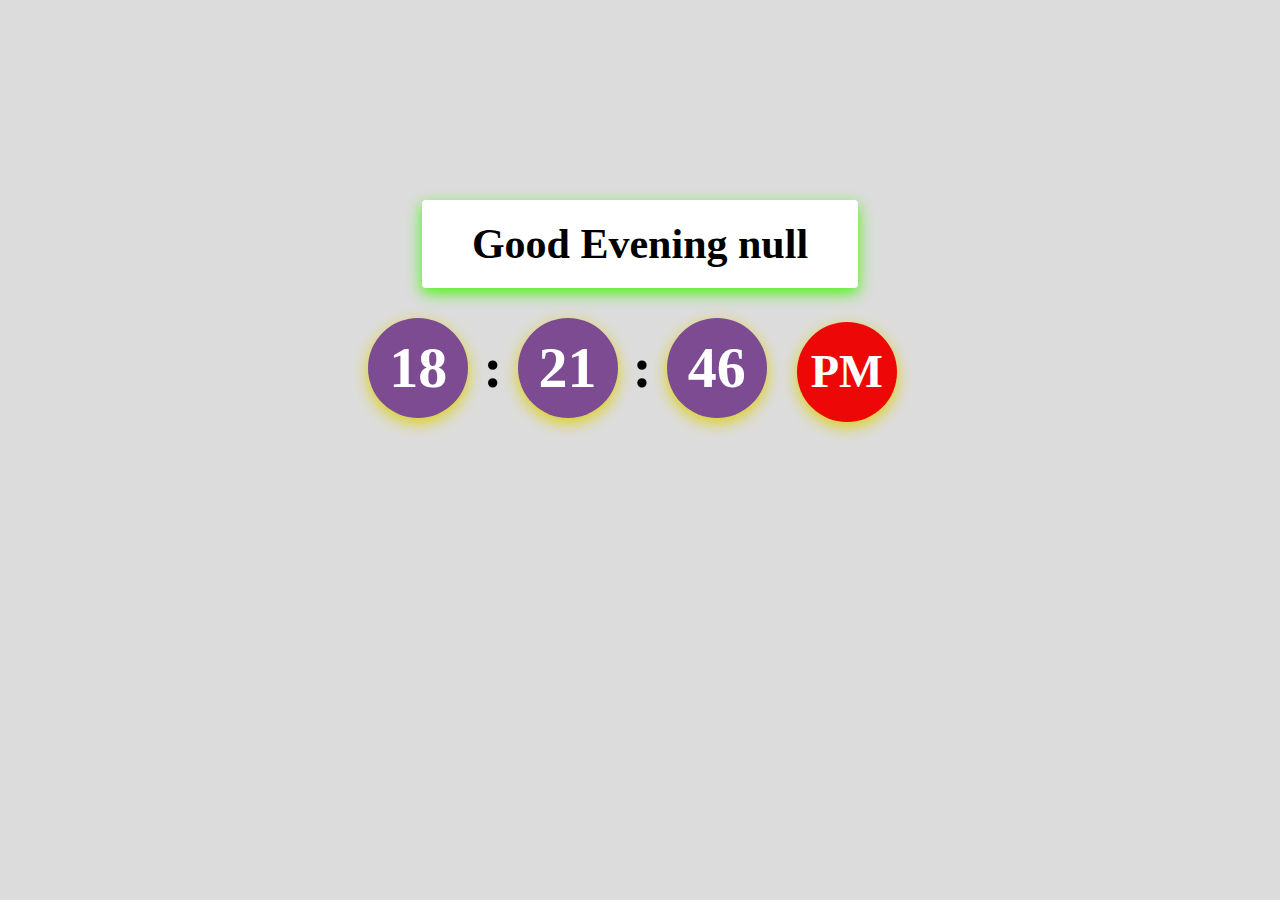
<file: Beginner/Clock/index.html>
<!DOCTYPE html>
<html lang="en">
<head>
    <meta charset="UTF-8"/>
    <meta content="width=device-width, initial-scale=1.0" name="viewport"/>
    <title>Clock</title>
    <!--The Css File-->
    <link href="../../css/style.css" rel="stylesheet"/>
</head>
<body>
<div class="wrap">
    <h1 id="greetings"></h1>
    <h1 id="clock"></h1>
</div>

<script src="./js/main.js"></script>
</body>
</html>
</file>
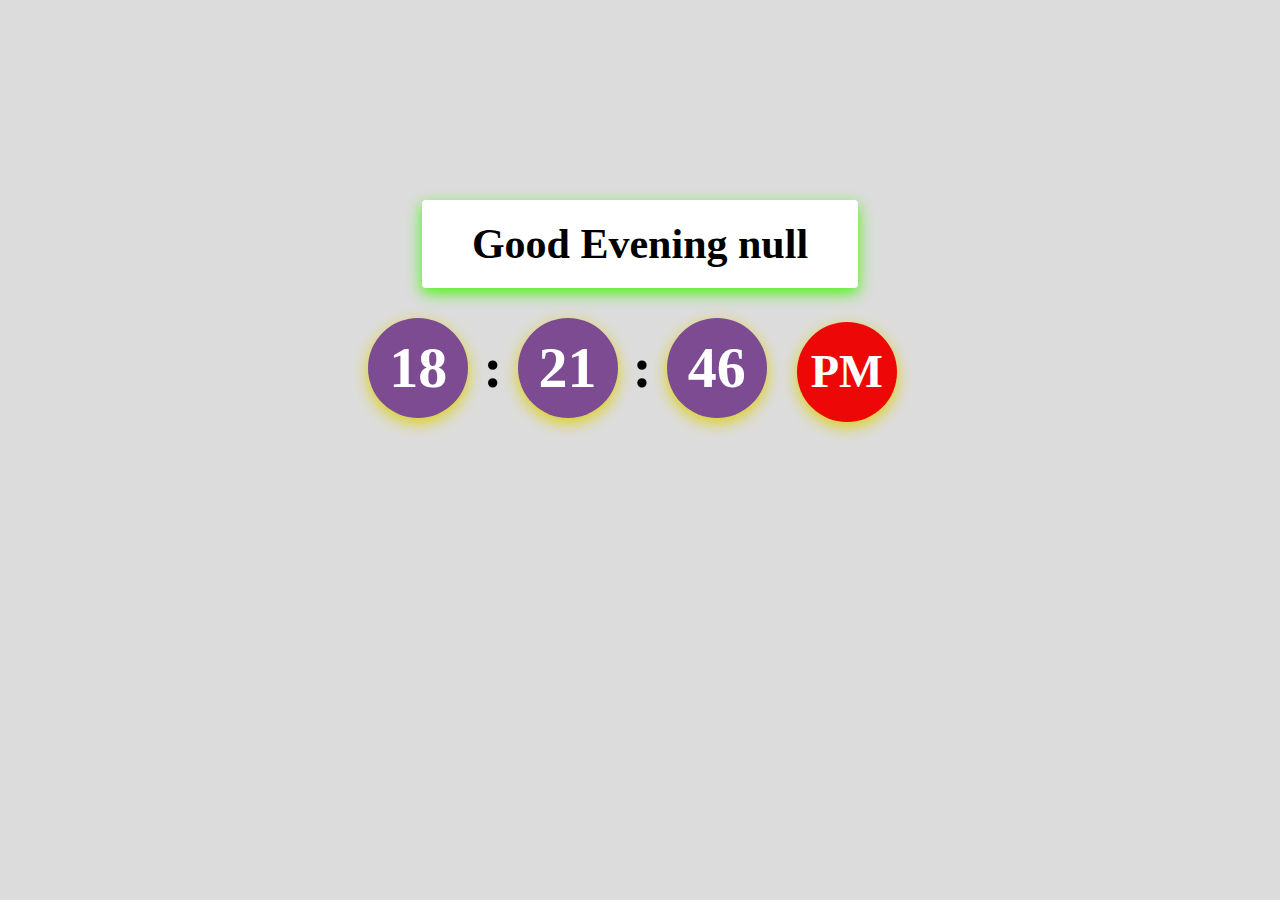
<file: Beginner/clock/index.html>
<!DOCTYPE html>
<html lang="en">
<head>
    <meta charset="UTF-8"/>
    <meta name="viewport" content="width=device-width, initial-scale=1.0"/>
    <title>Digital Greeting Clock Using Only Javascript</title>
    <!--The Css File-->
    <link rel="stylesheet" href="./css/style.css"/>
</head>
<body>
<div class="wrap">
    <h1 id="greetings"></h1>
    <h1 id="clock"></h1>
</div>

<script src="./js/main.js"></script>
</body>
</html>
</file>
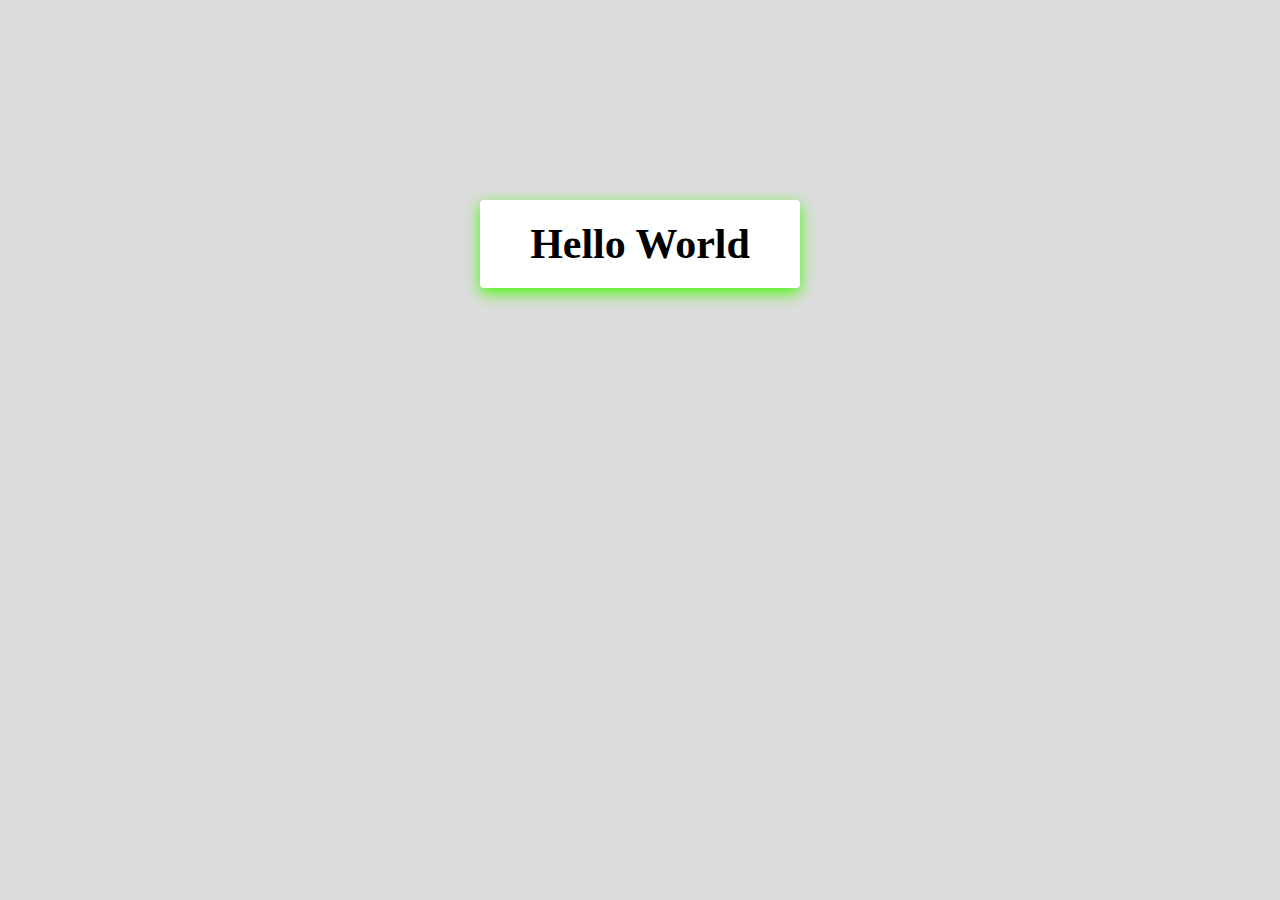
<file: Beginner/Hello World/index.html>
<!DOCTYPE html>
<html lang="en">
<head>
    <meta charset="UTF-8"/>
    <meta content="width=device-width, initial-scale=1.0" name="viewport"/>
    <title>Hello World
    </title>
    <!--The Css File-->
    <link href="../../css/style.css" rel="stylesheet"/>
</head>
<body>
<div class="wrap">
    <h1 id="greetings"></h1>
</div>

<script src="./js/main.js"></script>
</body>
</html>
</file>
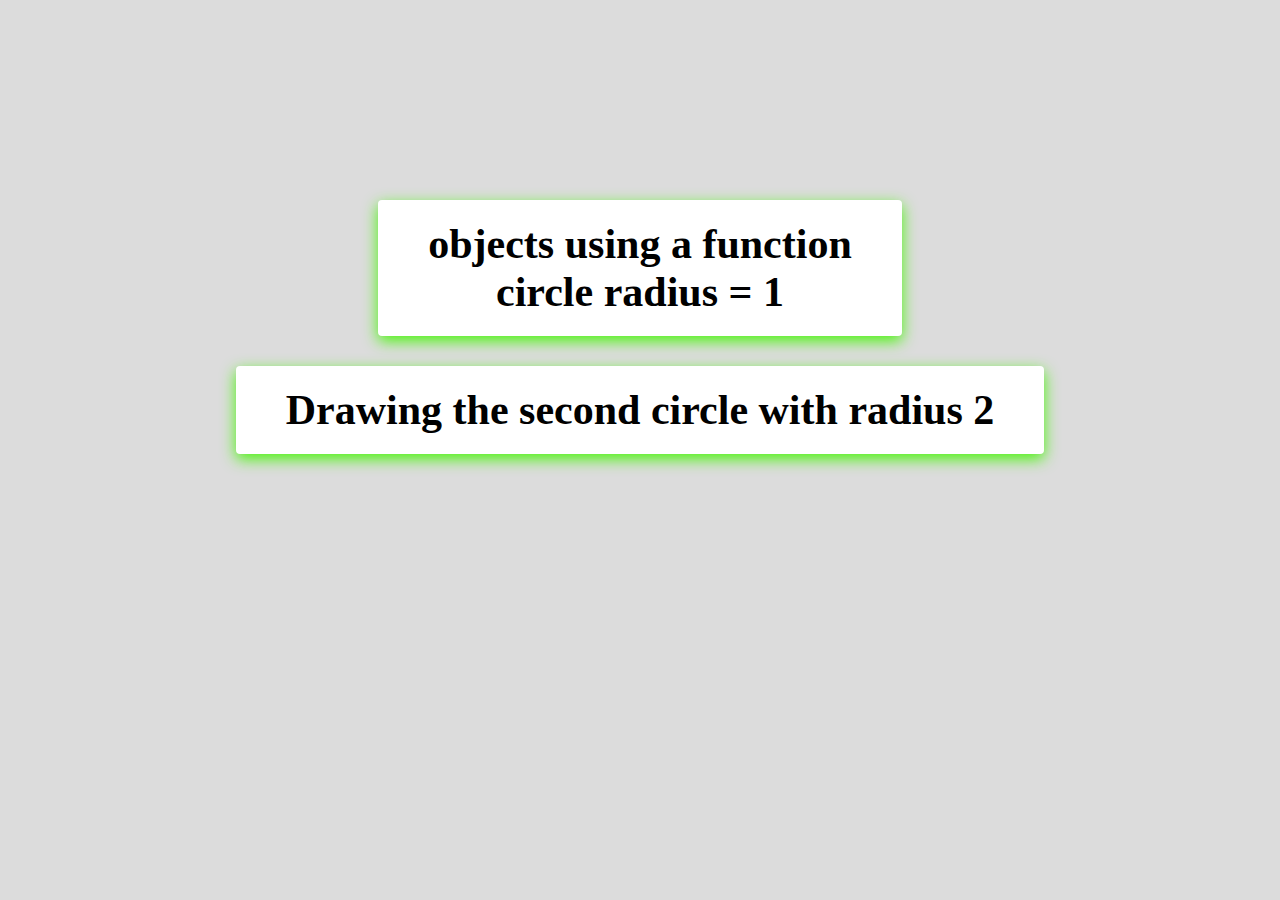
<file: OOP/Functions/index.html>
<!DOCTYPE html>
<html lang="en">
<head>
    <meta charset="UTF-8"/>
    <meta content="width=device-width, initial-scale=1.0" name="viewport"/>
    <title>Clock</title>
    <link href="../../css/functions.css" rel="stylesheet"/>
</head>
<body>
<div class="wrap">
    <h1 id="circle"></h1>
    <h1 id="circle2"></h1>
</div>

<script src="./js/main.js"></script>
</body>
</html>
</file>
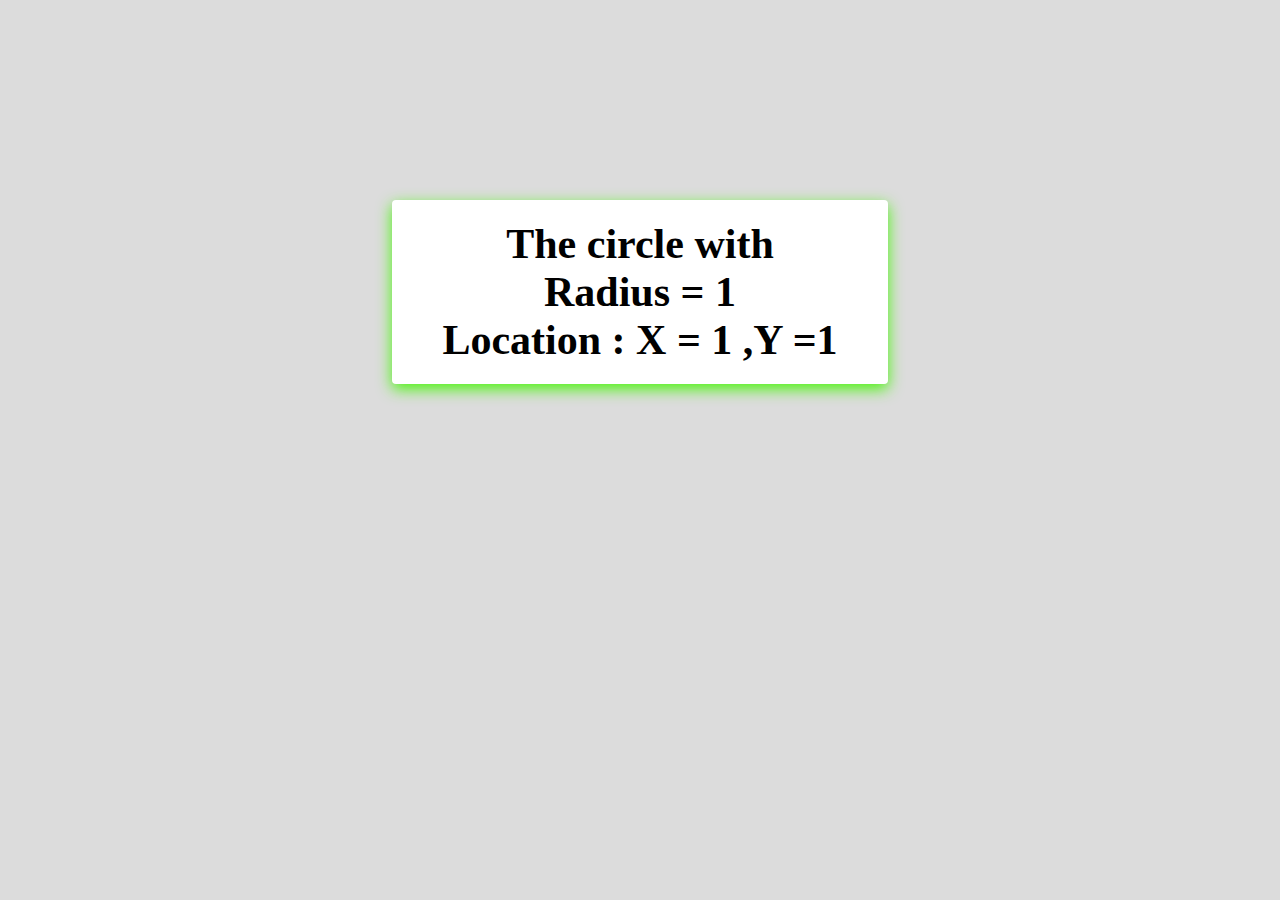
<file: OOP/Objects/index.html>
<!DOCTYPE html>
<html lang="en">
<head>
    <meta charset="UTF-8"/>
    <meta content="width=device-width, initial-scale=1.0" name="viewport"/>
    <title>Clock</title>
    <link href="../../css/style.css" rel="stylesheet"/>

</head>
<body>
<div class="wrap">
    <h1 id="greetings"></h1>
</div>
<script src="./js/main.js"></script>

</body>
</html>
</file>
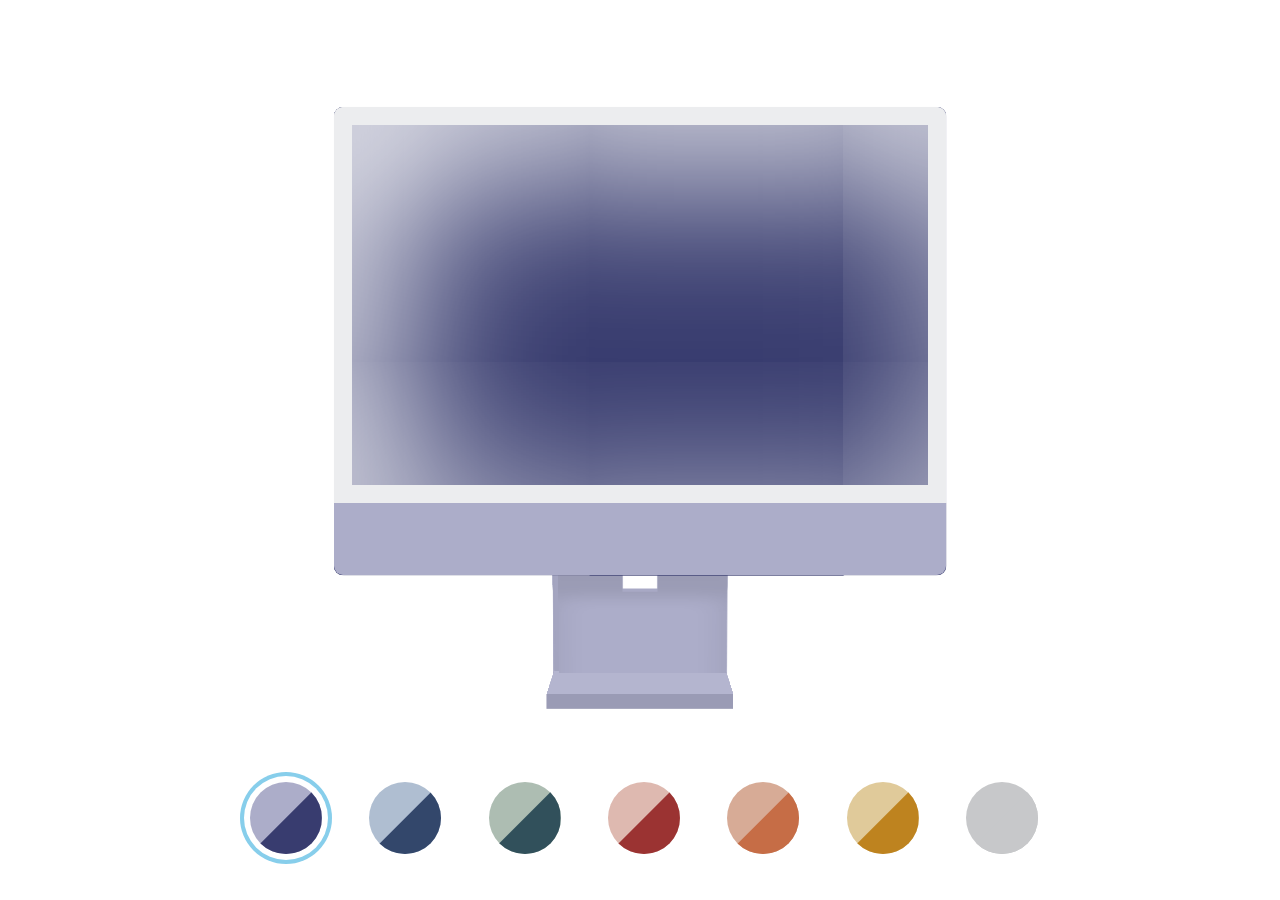
<file: Others/3D iMAC/index.html>
<!DOCTYPE html>
<html lang="en">
<head>
    <meta charset="UTF-8">
    <title>Animations</title>
    <link rel="stylesheet" type="text/css" href="./css/app.css"/>
</head>
<body>
<input type="radio" name="color" class="purple" checked/>
<input type="radio" name="color" class="blue"/>
<input type="radio" name="color" class="green"/>
<input type="radio" name="color" class="red"/>
<input type="radio" name="color" class="orange"/>
<input type="radio" name="color" class="yellow"/>
<input type="radio" name="color" class="silver"/>
<div id="wrapper">
    <div class="screen"></div>
    <div class="screen"></div>
    <div class="screen"></div>
    <div class="screen"></div>
    <div class="screen"></div>
    <div class="screen"></div>
    <div class="screen"></div>
    <div class="screen"></div>
    <div class="screen"></div>
    <div class="screen"></div>
    <div class="screen"></div>
    <div class="screen"></div>
    <div class="screen"></div>
    <div class="screen"></div>
    <div class="screen"></div>
    <div class="screen"></div>
    <div class="standWrapper">
        <div class="stand"></div>
        <div class="stand"></div>
        <div class="front"></div>
        <div class="back"></div>
        <div class="top"></div>
        <div class="bottom"></div>
    </div>
</div>
</body>
</html>
</file>
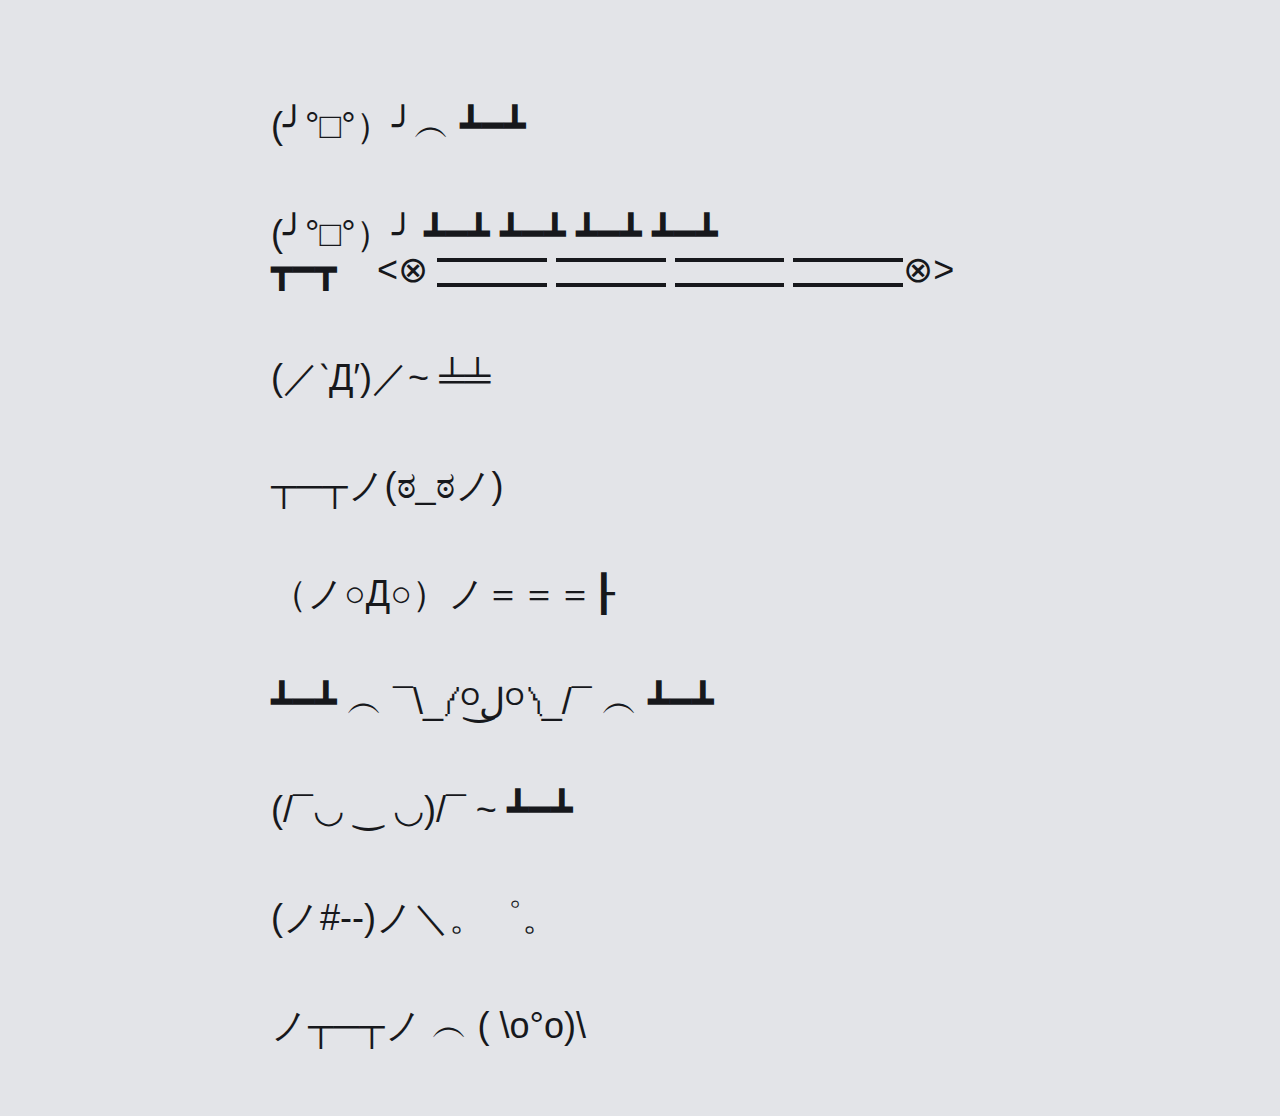
<file: Others/Flipping Out/index.html>
<!DOCTYPE html>
<html lang="en">
<head>
    <meta charset="UTF-8">
    <title>Flipping Out</title>
    <link rel="stylesheet" type="text/css" href="./css/app.css"/>

</head>
<body>
<main>
    <div class="a">
        (<span class="a-arm">╯</span>°□°）<span class="a-arm">╯</span><span class="a-trajectory">︵</span> <span
            class="a-table">┻━┻</span>
    </div>
    <div class="b">
        (<span class="b-arm">╯</span>°□°）<span class="b-arm">╯</span> <span class="b-table">┻━┻</span> <span
            class="b-table">┻━┻</span> <span class="b-table">┻━┻</span> <span class="b-table">┻━┻</span>
        <br>
        ┳━┳ &nbsp;&nbsp;&nbsp;&lt;<span class="b-wheel">⊗</span><span class="b-belt"><span class="b-realbelt">===============</span></span><span
            class="b-wheel">⊗</span>&gt;
    </div>
    <div class="c">
        <span class="c-person">(／‵Д′)／</span>~ <span class="c-table">╧╧</span>
    </div>
    <div class="d">
        <span class="d-table">┬─┬</span><span class="d-arm">ノ</span>(<span class="d-face">ಠ_ಠ</span><span class="d-arm">ノ</span>)
    </div>
    <div class="e">
        （<span class="e-arm">ノ</span>○Д○）<span class="e-arm">ノ</span><span class="e-trajectory1">＝</span><span
            class="e-trajectory2">＝</span><span class="e-trajectory3">＝</span><span class="e-table">┠</span>
    </div>
    <div class="f">
        <span class="f-r_table">┻━┻</span> <span class="f-trajectory">︵</span> <span
            class="f-arm">¯\</span>_༼ᴼل͜ᴼ༽_<span class="f-arm">/¯</span> <span class="f-trajectory">︵</span> <span
            class="f-l_table">┻━┻</span>
    </div>
    <div class="g">
        (<span class="g-arm">/¯</span>◡ ‿ ◡)<span class="g-arm">/¯</span> <span class="g-trajectory">~</span> <span
            class="g-table">┻━┻</span>
    </div>
    <div class="h">
        <span class="h-person">(</span><span class="h-arm">ノ</span><span class="h-person"><span
            class="h-face">#--</span>)</span><span class="h-arm">ノ</span><span class="h-board">＼</span><span
            class="h-marble1">。</span><span class="h-marble2">゜</span><span class="h-marble3">。</span>
    </div>
    <div class="i">
        <span class="i-t_arm">ノ</span>┬─┬<span class="i-t_arm">ノ</span> <span class="i-trajectory">︵</span> <span
            class="i-person">( <span class="i-arm">\</span><span class="i-face">o°o</span>)<span class="i-arm">\</span></span>
    </div>
</main>
</body>
</html>
</file>
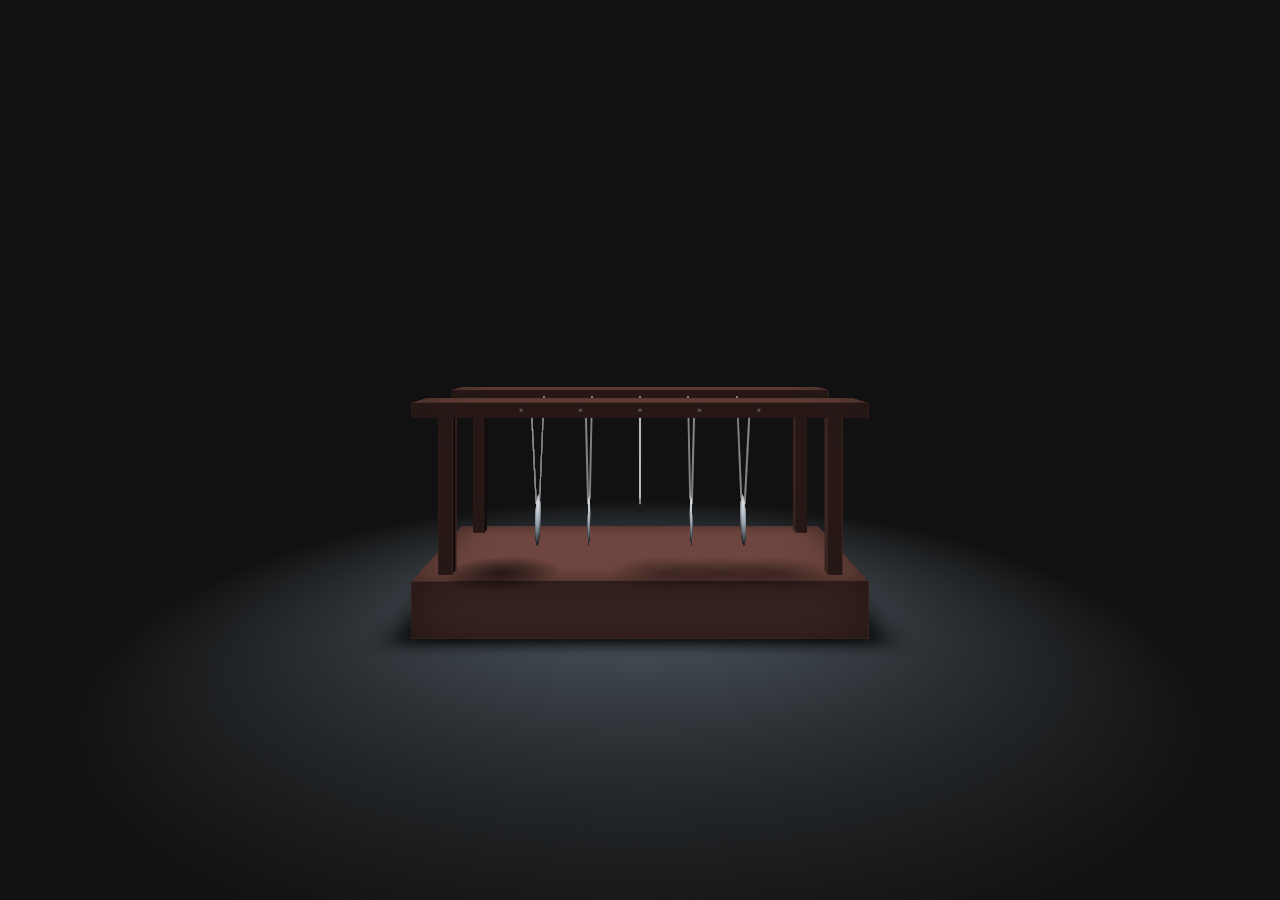
<file: Others/Newton Cradle/index.html>
<!DOCTYPE html>
<html lang="en">
<head>
    <meta charset="UTF-8">
    <title>Animations</title>
    <link rel="stylesheet" type="text/css" href="./css/app.css"/>
</head>
<body>
<div class="cradle">

    <div class="floor"></div>

    <div class="wood base">
        <div class="left"></div>
        <div class="right"></div>
        <div class="front"></div>
        <div class="back"></div>
        <div class="top">
            <div class="shadow"></div>
            <div class="shadow"></div>
            <div class="shadow"></div>
            <div class="shadow"></div>
            <div class="shadow"></div>
        </div>
    </div>
    <div class="wood poll">
        <div class="left"></div>
        <div class="right"></div>
        <div class="front"></div>
        <div class="back"></div>
    </div>
    <div class="wood poll">
        <div class="left"></div>
        <div class="right"></div>
        <div class="front"></div>
        <div class="back"></div>
    </div>
    <div class="wood poll">
        <div class="left"></div>
        <div class="right"></div>
        <div class="front"></div>
        <div class="back"></div>
    </div>
    <div class="wood poll">
        <div class="left"></div>
        <div class="right"></div>
        <div class="front"></div>
        <div class="back"></div>
    </div>
    <div class="wood strecher">
        <div class="left"></div>
        <div class="right"></div>
        <div class="front dots"></div>
        <div class="back"></div>
        <div class="top"></div>
    </div>
    <div class="wood strecher">
        <div class="left"></div>
        <div class="right"></div>
        <div class="front"></div>
        <div class="back dots"></div>
        <div class="top"></div>
    </div>

    <div class="ballPlate">
        <div class="ballWrapper">
            <div class="ball"></div>
        </div>
        <div class="line"></div>
        <div class="line"></div>
    </div>
    <div class="ballPlate">
        <div class="ballWrapper">
            <div class="ball"></div>
        </div>
        <div class="line"></div>
        <div class="line"></div>
    </div>
    <div class="ballPlate">
        <div class="ballWrapper">
            <div class="ball"></div>
        </div>
        <div class="line"></div>
        <div class="line"></div>
    </div>
    <div class="ballPlate">
        <div class="ballWrapper">
            <div class="ball"></div>
        </div>
        <div class="line"></div>
        <div class="line"></div>
    </div>
    <div class="ballPlate">
        <div class="ballWrapper">
            <div class="ball"></div>
        </div>
        <div class="line"></div>
        <div class="line"></div>
    </div>
</div></body>
</html>
</file>
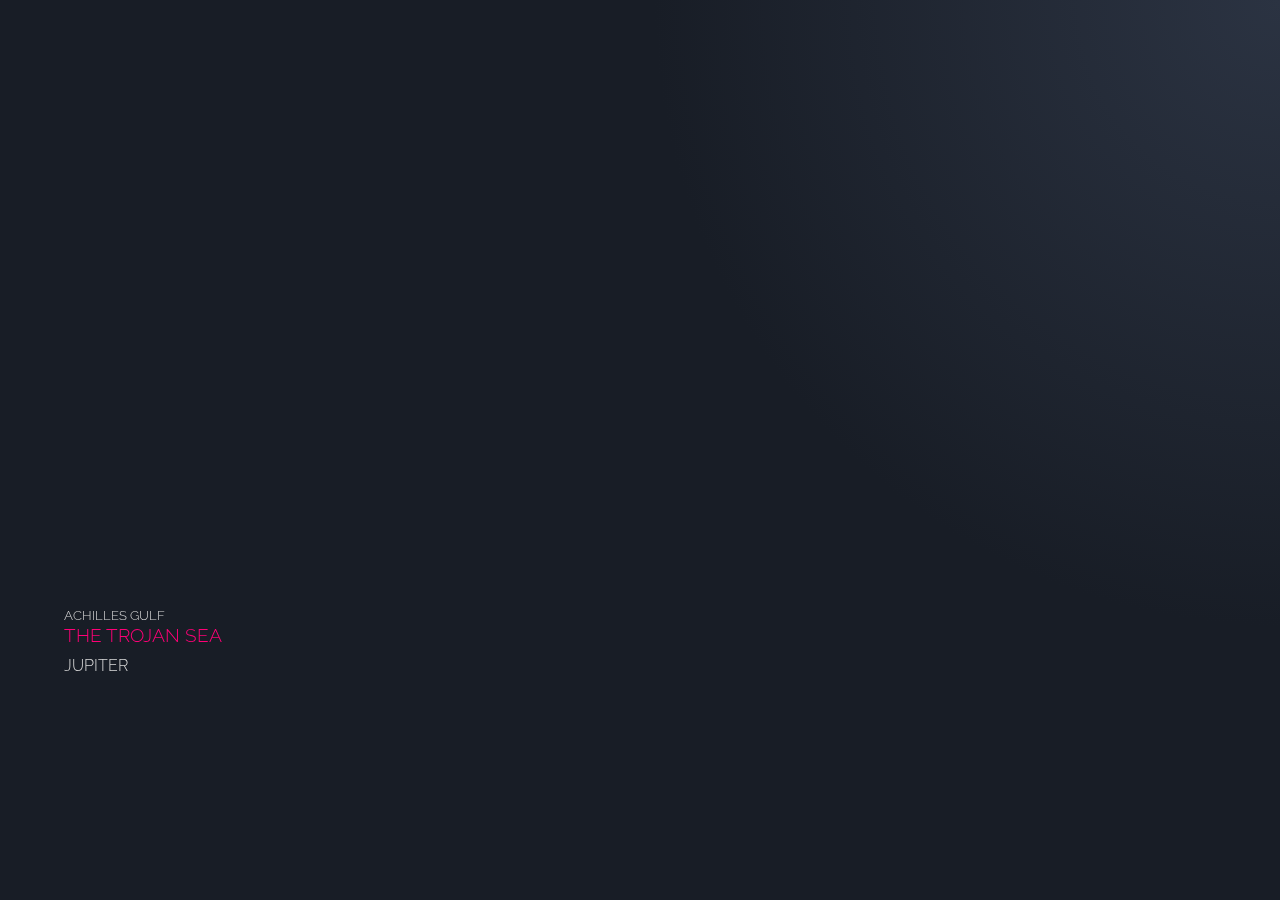
<file: Others/Sea Creatures/index.html>
<!DOCTYPE html>
<html lang="en">
<head>
    <meta charset="UTF-8">
    <title>Sea Creatures</title>
    <link rel="stylesheet" type="text/css" href="./css/app.css"/>
    <script src="./js/app.js" type="text/javascript">
    </script>


</head>
<body>
<div class="container" id="app">

    <div class="murk"></div>

    <div class="title">
        <p id="location"><small>achilles gulf</small></p>
        <p id="sea">the trojan sea</p>
        <h4 id="planet">jupiter</h4>
    </div>

    <div class="squids">
        <div class="squid-item" v-for="s in 8" :key="s">
            <squid></squid>
        </div>
    </div>

    <div class="main-squid">
        <squid></squid>
    </div>

</div>

<template id="squid">
    <svg viewBox="0 0 400 200" ref="squid">
        <defs>
            <linearGradient id="linear" x1="0%" y1="0%" x2="100%" y2="0%">
                <stop offset="20%" stop-color="#181D26" stop-opacity="1%" />
                <stop offset="100%" stop-color="#ff0077" stop-opacity="100%" />
            </linearGradient>

            <filter id="glow">
                <fegaussianblur class="blur" result="coloredBlur" stddeviation="1"></fegaussianblur>
                <femerge>
                    <femergenode in="coloredBlur"></femergenode>
                    <femergenode in="coloredBlur"></femergenode>
                    <femergenode in="coloredBlur"></femergenode>
                    <femergenode in="SourceGraphic"></femergenode>
                </femerge>
            </filter>

            <radialGradient cx="40%" r="50%" id="pattern">
                <stop offset="6%" stop-color="#FF0077" />
                <stop offset="30%" stop-color="#181D26" />
                <stop offset="100%" stop-color="#FF0077" />
            </radialGradient>

        </defs>
        <g>
            <polyline id="tentacle" ref="tentacle" v-for="t in 6" :key="t" />
            <!-- <polyline id="tentacle" ref="tentacle" />
                      <polyline id="tentacle" ref="tentacle" />
                      <polyline id="tentacle" ref="tentacle" />
                      <polyline id="tentacle" ref="tentacle" />
                      <polyline id="tentacle" ref="tentacle" /> -->
        </g>

        <path id="head" d="M0,30C0,20.56,2.52,11.23,16.328,9.4s23.32,4.76,33.047,11.28,9.727,10.68,0,16.8S30.137,48.53,16.328,47.16,0,39.44,0,30Z" transform="translate(285 43) scale(1.5, 1.9)" fill="url(#pattern)" stroke="none" style="filter:url(#glow)" />
    </svg>
</template>
</body>
</html>
</file>
<file: css/style.css>
* {
    margin: 0;
    padding: 0;
    box-sizing: border-box;
}

body {
    font-family: roboto;
    background: gainsboro;
}

.wrap {
    text-align: center;
    padding: 200px 0 0;
}

h1 {
    font-size: 58px;
    margin-bottom: 15px;
}

#clock span {
    display: inline-block;
    width: 100px;
    height: 100px;
    border-radius: 50%;
    line-height: 100px;
    background-color: #7d4b92;
    box-shadow: 0 5px 15px #dcd018;
    color: #fff;
    margin: 0 15px;
}

#clock span:first-child {
    margin-left: 0;
}

#clock span:last-child {
    background-color: #ee0707;
    text-align: center;
    font-size: 80%;
}

#greetings {
    background-color: #fff;
    display: inline-block;
    border-radius: 4px;
    font-size: 42px;
    padding: 20px 50px;
    margin-bottom: 30px;

    box-shadow: 0 5px 15px #48f609;
    animation: greeting 2s ease-in-out infinite 1s;
}

/*Animation if you want*/

@keyframes greeting {
    0% {
        opacity: 0;
    }
    100% {
        opacity: 1;
    }
}
</file>
<file: Beginner/clock/css/style.css>
* {
    margin: 0;
    padding: 0;
    box-sizing: border-box;
}

body {
    font-family: roboto;
    background: gainsboro;
}

.wrap {
    text-align: center;
    padding: 200px 0 0;
}

h1 {
    font-size: 58px;
    margin-bottom: 15px;
}

#clock span {
    display: inline-block;
    width: 100px;
    height: 100px;
    border-radius: 50%;
    line-height: 100px;
    background-color: #7d4b92;
    box-shadow: 0 5px 15px #dcd018;
    color: #fff;
    margin: 0 15px;
}

#clock span:first-child {
    margin-left: 0;
}

#clock span:last-child {
    background-color: #ee0707;
    text-align: center;
    font-size: 80%;
}

#greetings {
    background-color: #fff;
    display: inline-block;
    border-radius: 4px;
    font-size: 42px;
    padding: 20px 50px;
    margin-bottom: 30px;

    box-shadow: 0 5px 15px #48f609;
    animation: greeting 2s ease-in-out infinite 1s;
}

/*Animation if you want*/

@keyframes greeting {
    0% {
        opacity: 0;
    }
    100% {
        opacity: 1;
    }
}
</file>
<file: css/functions.css>
* {
    margin: 0;
    padding: 0;
    box-sizing: border-box;
}

body {
    font-family: roboto;
    background: gainsboro;
}

.wrap {
    text-align: center;
    padding: 200px 0 0;
}

h1 {
    font-size: 58px;
    margin-bottom: 15px;
}

#clock span {
    display: inline-block;
    width: 100px;
    height: 100px;
    border-radius: 50%;
    line-height: 100px;
    background-color: #7d4b92;
    box-shadow: 0 5px 15px #dcd018;
    color: #fff;
    margin: 0 15px;
}

#clock span:first-child {
    margin-left: 0;
}

#clock span:last-child {
    background-color: #ee0707;
    text-align: center;
    font-size: 80%;
}

#circle2 {
    background-color: #fff;
    display: inline-block;
    border-radius: 4px;
    font-size: 42px;
    padding: 20px 50px;
    margin-bottom: 30px;

    box-shadow: 0 5px 15px #48f609;
    animation: circle2 2s ease-in-out infinite 1s;
}

#circle {
    background-color: #fff;
    display: inline-block;
    border-radius: 4px;
    font-size: 42px;
    padding: 20px 50px;
    margin-bottom: 30px;

    box-shadow: 0 5px 15px #48f609;
    animation: circle 2s ease-in-out infinite 1s;
}

/*Animation if you want*/

@keyframes circle {
    0% {
        opacity: 0;
    }
    100% {
        opacity: 1;
    }
}

@keyframes circle2 {
    0% {
        opacity: 0;
    }
    100% {
        opacity: 1;
    }
}
</file>
<file: Others/3D iMAC/css/app.css>
:root {
    --screenSize: 4vmin;
    --borderSize: 2vmin;
    --primary: silver;
    --secondary: silver;
}

body {
    transform-style: preserve-3d;
    perspective: 2000px;
    overflow: hidden;
    text-align: center;
}

#wrapper {
    position: absolute;
    width: 100%;
    height: 100%;
    margin: 0;
    margin-top: 6vmin;
    padding: 0;
    left: 0;
    top: 0;
    display: flex;
    justify-content: center;
    transform-style: preserve-3d;
    animation: rotateAll 10000ms linear infinite;
}

.screen {
    position: absolute;
    height: calc(var(--screenSize) * 10);
    width: calc(var(--screenSize) * 16);
    margin-top: 5vmin;
    transform-style: preserve-3d;
}

.screen {
    position: absolute;
    background: var(--secondary);
    border-radius: 1vmin 1vmin 0 0;
    border: var(--borderSize) solid var(--secondary);
}

.screen::before {
    content: "";
    position: absolute;
    width: calc(100% + var(--borderSize) + var(--borderSize));
    height: 20%;
    left: calc(var(--borderSize) * -1);
    background: var(--secondary);
    border-radius: 0 0 1vmin 1vmin;
    top: calc(var(--screenSize) * 10 + var(--borderSize));
}

.screen:nth-of-type(1) {
    background-image: url(https://upload.wikimedia.org/wikipedia/en/6/63/MacOS_Big_Sur_Desktop.png);
    background-repeat: no-repeat;
    background-size: cover;
    border: var(--borderSize) solid #ecedef;
}

.screen:nth-of-type(1)::after {
    content: "";
    position: absolute;
    width: 100%;
    height: 100%;
    border: var(--borderSize) solid #ecedef;
    background: none;
    box-shadow: 4vmin 4vmin 20vmin white inset;
    border-radius: 1vmin 1vmin 0 0;
    transform: translateZ(0.01vmin);
    animation: screenGlare 10000ms linear infinite;
}

.screen:nth-of-type(1)::before {
    background: var(--primary);
}

.screen:nth-of-type(2) {
    transform: translateZ(-0.1vmin);
}

.screen:nth-of-type(3) {
    transform: translateZ(-0.2vmin);
}

.screen:nth-of-type(4) {
    transform: translateZ(-0.3vmin);
}

.screen:nth-of-type(5) {
    transform: translateZ(-0.4vmin);
}

.screen:nth-of-type(6) {
    transform: translateZ(-0.5vmin);
}

.screen:nth-of-type(7) {
    transform: translateZ(-0.6vmin);
}

.screen:nth-of-type(8) {
    transform: translateZ(-0.7vmin);
}

.screen:nth-of-type(9) {
    transform: translateZ(-0.8vmin);
}

.screen:nth-of-type(10) {
    transform: translateZ(-0.9vmin);
}

.screen:nth-of-type(11) {
    transform: translateZ(-1vmin);
}

.screen:nth-of-type(12) {
    transform: translateZ(-1.1vmin);
}

.screen:nth-of-type(13) {
    transform: translateZ(-1.2vmin);
}

.screen:nth-of-type(14) {
    transform: translateZ(-1.3vmin);
}

.screen:nth-of-type(15) {
    transform: translateZ(-1.4vmin);
}

.screen:nth-of-type(16) {
    transform: translateZ(-1.5vmin);
}

.screen::after {
    content: "";
    position: absolute;
    width: calc(100% + var(--borderSize) + var(--borderSize));
    left: calc(var(--borderSize) * -1);
    top: calc(var(--borderSize) * -1);
    height: calc(120% + var(--borderSize) + var(--borderSize));
    transform: translateZ(-0.05vmin);
    background: var(--secondary);
    border-radius: 1vmin;
}

.screen:nth-of-type(16)::after {
    background-image: url(https://upload.wikimedia.org/wikipedia/commons/a/ab/Apple-logo.png);
    background-repeat: no-repeat;
    background-position: 50% 35%;
    background-size: calc(var(--screenSize) * 3);
    transform: translateZ(-0.05vmin) rotateY(180deg);
    box-shadow: 0 0 calc(var(--screenSize) * 2) rgba(0, 0, 0, 0.6) inset;
    opacity: 0.5;
}

.stand {
    position: absolute;
    width: calc(var(--screenSize) * 6);
    height: var(--borderSize);
    background: var(--primary);
    top: calc(var(--screenSize) * 10 + 30vmin);
    transform: rotateY(-90deg) translateX(-17%);
    transform-style: preserve-3d;
}

.stand::after {
    content: "";
    position: absolute;
    width: var(--borderSize);
    height: calc(var(--screenSize) * 8);
    background: var(--primary);
    bottom: 0;
    transform: translateX(200%) rotate(10deg);
    left: var(--screenSize);
}

.stand::before {
    content: "";
    position: absolute;
    width: var(--screenSize);
    height: var(--screenSize);
    background: var(--primary);
    top: calc(var(--screenSize) * -7.8);
    left: calc(var(--screenSize) * 2.62);
}

.standWrapper {
    position: absolute;
    transform-style: preserve-3d;
    transform: translateY(13vmin) translateX(-34vmin) scaleX(2) scaleY(0.8);
}

.standWrapper div:nth-of-type(2) {
    transform: rotateY(-90deg) translateX(-17%) translateZ(-10vmin);
}

.standWrapper .back,
.standWrapper .front {
    position: absolute;
    width: 10vmin;
    height: calc(var(--screenSize) * 8);
    background: var(--primary);
    top: calc(var(--screenSize) * 10);
    left: calc(var(--screenSize) * 3);
    transform: rotateX(-10deg) translateZ(-7.7vmin) rotateY(180deg);
    box-shadow: 0 calc(var(--screenSize) * 5) var(--borderSize) rgba(0, 0, 0, 0.1) inset;
    clip-path: polygon(
            0% 0%,
            0% 100%,
            40% 100%,
            40% 20%,
            60% 20%,
            60% 60%,
            40% 60%,
            40% 100%,
            100% 100%,
            100% 0%
    );
}

.standWrapper .front {
    transform: rotateX(-10deg) translateZ(-6.1vmin);
}

.standWrapper .back {
    box-shadow: 0 calc(var(--screenSize) * 1) calc(var(--borderSize) * 4) rgba(0, 0, 0, 0.1) inset;
}

.standWrapper .top {
    position: absolute;
    width: 10vmin;
    height: calc(var(--screenSize) * 6);
    background: var(--primary);
    top: calc(var(--screenSize) * 10);
    left: calc(var(--screenSize) * 3);
    transform: rotateX(-90deg) translateZ(18.1vmin) translateY(4.1vmin) rotateY(180deg);
    transform-style: preserve-3d;
    box-shadow: 0 0 0 999px rgba(255, 255, 255, 0.1) inset;
}

.standWrapper .top::before,
.standWrapper .top::after {
    content: "";
    position: absolute;
    height: 2vmin;
    width: 10vmin;
    background: var(--primary);
    transform-origin: top center;
    transform: rotateX(90deg) translateZ(-0.1vmin) translateX(-5vmin) translateY(-2vmin);
    box-shadow: 0 0 0 999px rgba(0, 0, 0, 0.1) inset;
}

.standWrapper .top::after {
    transform: rotateX(90deg) translateZ(-23.8vmin) translateX(-5vmin) translateY(-2vmin);
}

.standWrapper .bottom {
    position: absolute;
    height: 4vmin;
    width: 10vmin;
    left: 12vmin;
    background: var(--primary);
    box-shadow: 0 0 0 999px rgba(0, 0, 0, 0.1) inset;
    transform: rotateX(90deg) translateZ(-36.8vmin) translateY(-3.7vmin);
}

input {
    position: relative;
    transform: translate(2vmin, 2vmin);
    margin: 0 4vw;
    margin-top: 86vh;
    cursor: pointer;
    z-index: 99;
}

input:hover {
    opacity: 0.8;
}

input:nth-of-type(1) {
    margin-left: 0;
}

input::before,
input::after {
    content: "";
    position: absolute;
    height: calc(var(--screenSize) * 2);
    width: calc(var(--screenSize) * 2);
    border: none;
    outline: none;
    background: red;
    border-radius: 50%;
    transform: translate(-2vmin, -2vmin);
    box-shadow: 0 0 0 0 white, 0 0 0 0 skyblue;
    transition: box-shadow 200ms ease-in-out 0s;
}

input:checked::before {
    box-shadow: 0 0 0 6px white, 0 0 0 10px skyblue;
}

input::after {
    clip-path: polygon(100% 0, 100% 0, 100% 100%, 0 100%);
}

.purple::before {
    background: #acadc9;
}

.purple::after {
    background: #383c6f;
}

.blue::before {
    background: #afbed1;
}

.blue::after {
    background: #33476b;
}

.green::before {
    background: #adbdb2;
}

.green::after {
    background: #31505b;
}

.red::before {
    background: #deb9b0;
}

.red::after {
    background: #9b3332;
}

.orange::before {
    background: #d7ab96;
}

.orange::after {
    background: #c66d46;
}

.yellow::before {
    background: #e0ca9a;
}

.yellow::after {
    background: #be831f;
}

.silver::before,
.silver::after {
    background: #c7c8ca;
}

.purple:checked ~ #wrapper {
    --primary: #acadc9;
    --secondary: #383c6f;
}

.blue:checked ~ #wrapper {
    --primary: #afbed1;
    --secondary: #33476b;
}

.green:checked ~ #wrapper {
    --primary: #adbdb2;
    --secondary: #31505b;
}

.red:checked ~ #wrapper {
    --primary: #deb9b0;
    --secondary: #9b3332;
}

.orange:checked ~ #wrapper {
    --primary: #d7ab96;
    --secondary: #c66d46;
}

.yellow:checked ~ #wrapper {
    --primary: #e0ca9a;
    --secondary: #be831f;
}

.silver:checked ~ #wrapper {
    --primary: #c7c8ca;
    --secondary: #c7c8ca;
}

@keyframes rotateAll {
    0% {
        transform: rotateY(0);
    }
    100% {
        transform: rotateY(360deg);
    }
}

@keyframes screenGlare {
    0% {
        box-shadow: 4vmin 0 20vmin rgba(255, 255, 255, 0.3) inset;
    }
    40% {
        box-shadow: 20vmin 0 50vmin rgba(255, 255, 255, 0.3) inset;
    }
    80% {
        box-shadow: -20vmin 0 50vmin rgba(255, 255, 255, 0.3) inset;
    }
    100% {
        box-shadow: 4vmin 0 20vmin rgba(255, 255, 255, 0.3) inset;
    }
}
</file>
<file: Others/Flipping Out/css/app.css>
*, *:before, *:after {
    border: 0;
    box-sizing: border-box;
    margin: 0;
    padding: 0;
}
:root {
    --dur: 1s;
    --color1: #17181c;
    --color2: #e3e4e8;
    font-size: calc(12px + (36 - 12) * (100vw - 320px) / (1280 - 320));
}
body {
    background: var(--color2);
    color: var(--color1);
    font: 1em/1 "Helvetica Neue", Helvetica, sans-serif;
}
main {
    margin: 3em auto 0;
    width: 20.5em;
}
div, span {
    /*  outline: 1px solid red; */
}
div {
    margin-bottom: 2em;
}
span {
    display: inline-block;
}

/* Emoticon parts */
.a-arm {
    animation: a-armMove var(--dur) linear infinite;
    transform-origin: 25% 25%;
}
.a-trajectory {
    animation: a-trajectory var(--dur) linear infinite;
}
.a-table {
    animation: a-tableFlip var(--dur) linear infinite;
    transform-origin: -33% 50%;
}
.b-arm {
    animation: b-armMove var(--dur) linear infinite;
    transform-origin: 25% 25%;
}
.b-belt, .b-belt:before {
    background: repeating-linear-gradient(90deg,transparent,transparent 0.25em,currentColor 0.25em,currentColor 3.3em) 0 0 / 100% 0.1em repeat-x;
}
.b-belt {
    animation: b-beltL var(--dur) linear infinite;
    position: relative;
    width: 13.2em;
    height: 0.8em;
    vertical-align: middle;
}
.b-realbelt {
    color: transparent;
}
.b-belt:before {
    animation: b-beltR var(--dur) linear infinite;
    background-position: 0 100%;
    content: "";
    display: block;
    position: absolute;
    top: 0;
    left: 0;
    width: 100%;
    height: 100%;
}
.b-table:nth-of-type(3) {
    animation: b-tableFlip var(--dur) linear infinite;
}
.b-table:nth-of-type(n + 4) {
    animation: b-tableMove var(--dur) linear infinite;
}
.b-wheel {
    animation: b-rotate var(--dur) linear infinite;
    transform-origin: 50% 60%;
}
.c-person {
    animation: c-rage var(--dur) linear infinite
}
.c-table {
    animation: c-tableSpin var(--dur) linear infinite;
    transform-origin: 50% 33%;
}
.d-arm {
    animation: d-armMove var(--dur) linear infinite;
    transform-origin: 100% 50%;
}
.d-face {
    animation: d-faceMove var(--dur) linear infinite;
}
.d-table {
    animation: d-putTableBack var(--dur) linear infinite;
}
.e-arm {
    animation: e-armMove var(--dur) linear infinite;
    transform-origin: 25% 75%;
}
.e-trajectory1 {
    animation: e-traj1FadeIn var(--dur) linear infinite;
}
.e-trajectory2 {
    animation: e-traj2FadeIn var(--dur) linear infinite;
}
.e-trajectory3 {
    animation: e-traj3FadeIn var(--dur) linear infinite;
}
.e-table {
    animation: e-tableFly var(--dur) linear infinite;
}
.f-r_table {
    animation: f-tableFlipRight var(--dur) linear infinite;
    transform-origin: 125% 50%;
}
.f-l_table {
    animation: f-tableFlipLeft var(--dur) linear infinite;
    transform-origin: -25% 50%;
}
.f-trajectory {
    animation: f-trajectory var(--dur) linear infinite;
}
.f-arm {
    animation: f-armMove var(--dur) linear infinite;
    transform-origin: 50% 100%;
}
.g-arm {
    animation: g-armMove var(--dur) linear infinite;
    transform-origin: 0% 100%;
}
.g-trajectory {
    animation: g-trajectory var(--dur) linear infinite;
}
.g-table {
    animation: g-tableFloatFlip var(--dur) linear infinite;
}
.h-arm {
    animation: h-armMove var(--dur) ease-out infinite;
    transform-origin: 0% 100%;
}
.h-person, .h-face {
    animation: h-crouch var(--dur) ease-out infinite;
}
.h-board {
    animation: h-boardFlip var(--dur) linear infinite;
    transform-origin: 100% 100%;
}
.h-marble1 {
    animation: h-marble1Fly var(--dur) linear infinite;
}
.h-marble2 {
    animation: h-marble2Roll var(--dur) linear infinite;
}
.h-marble3 {
    animation: h-marble3Roll var(--dur) linear infinite;
}
.i-t_arm {
    animation: i-tableArmMove var(--dur) linear infinite;
    transform-origin: 0% 100%;
}
.i-trajectory {
    animation: i-trajectory var(--dur) linear infinite;
}
.i-person {
    animation: i-personFlip var(--dur) linear infinite;
    transform-origin: -25% 50%;
}
.i-face {
    animation: i-faceJerk var(--dur) linear infinite;
}
.i-arm {
    animation: i-armMove var(--dur) linear infinite;
    transform-origin: 0% 0%;
}

/* Animations */
@keyframes a-armMove {
    from {transform: rotate(90deg)}
    12.5%, to {transform: rotate(0deg)}
}
@keyframes a-trajectory {
    from {opacity: 0}
    37.5%, to {opacity: 1}
}
@keyframes a-tableFlip {
    from {transform: rotate(-180deg)}
    37.5%, to {transform: rotate(0)}
}
@keyframes b-armMove {
    from, to {transform: rotate(90deg)}
    10%, 80% {transform: rotate(0deg)}
}
@keyframes b-beltL {
    from {background-position: 0 0}
    to {background-position: -3.3em 0}
}
@keyframes b-beltR {
    from {background-position: 0 100%}
    to {background-position: 3.3em 100%}
}
@keyframes b-rotate {
    from {transform: rotate(0)}
    to {transform: rotate(-1turn)}
}
@keyframes b-tableFlip {
    from {transform: translate(0) rotate(0)}
    12.5% {transform: translate(0.5em,-2em) rotate(45deg)}
    25% {transform: translate(2em,-3.5em) rotate(90deg)}
    37.5% {transform: translate(3.25em,-4em) rotate(135deg)}
    50% {transform: translate(4.5em,-4em) rotate(180deg)}
    62.5% {transform: translate(5.75em,-4em) rotate(225deg)}
    87.5% {transform: translate(8.75em,-2em) rotate(315deg)}
    to {transform: translate(9.85em,0) rotate(360deg)}
}
@keyframes b-tableMove {
    from {transform: translateX(0)}
    to {transform: translateX(-3.3em)}
}
@keyframes c-rage {
    from,10%,20%,30%,40%,50%,60%,70%,80%,90%,to{transform: translateX(0)}
    5%,15%,25%,35%,45%,55%,65%,75%,85%,95%{transform: translateX(-5%)}
}
@keyframes c-tableSpin {
    from {transform: rotate(0)}
    to {transform: rotate(2turn)}
}
@keyframes d-armMove {
    from {transform: scaleX(-1)}
    50%, to {transform: scaleX(1)}
}
@keyframes d-faceMove {
    from {transform: translateX(1em)}
    50%, to {transform: translateX(0)}
}
@keyframes d-putTableBack {
    from {transform: translateX(7.5em) rotate(180deg)}
    50%, to {transform: translateX(0) rotate(0)}
}
@keyframes e-armMove {
    from {transform: rotate(90deg)}
    10%, to {transform: rotate(0deg)}
}
@keyframes e-traj1FadeIn {
    from, 60% {opacity: 0}
    70%, to {opacity: 1}
}
@keyframes e-traj2FadeIn {
    from, 70% {opacity: 0}
    80%, to {opacity: 1}
}
@keyframes e-traj3FadeIn {
    from, 80% {opacity: 0}
    90%, to {opacity: 1}
}
@keyframes e-tableFly {
    from, 6% {transform: translateX(-5em) rotate(-2.75turn)}
    to {transform: translateX(0) rotate(0)}
}
@keyframes f-tableFlipRight {
    from, 23% {transform: rotate(180deg)}
    80%, to {transform: rotate(0)}
}
@keyframes f-tableFlipLeft {
    from, 23% {transform: rotate(-180deg)}
    80%, to {transform: rotate(0)}
}
@keyframes f-trajectory {
    from, 33% {opacity: 0}
    80%, to {opacity: 1}
}
@keyframes f-armMove {
    from {transform: scaleY(-1)}
    33%, to {transform: scaleY(1)}
}
@keyframes g-armMove {
    from {transform: scaleY(0.1)}
    33%, 50% {transform: scaleY(1)}
    57% {transform: scaleY(1.3)}
    65%, to {transform: scaleY(1)}
}
@keyframes g-trajectory {
    from, 33% {opacity: 0}
    50%, to {opacity: 1}
}
@keyframes g-tableFloatFlip {
    from {transform: translate(-4.5em,0.2em) rotate(180deg)}
    33%, 50% {transform: translate(0) rotate(180deg)}
    65% {transform: rotate(-20deg)}
    75% {transform: rotate(10deg)}
    80%, to {transform: rotate(0)}
}
@keyframes h-armMove {
    from {transform: translateY(0) rotate(45deg)}
    35%, 45% {transform: translateY(0.2em) rotate(90deg)}
    55%, to {transform: translateY(0) rotate(0)}
}
@keyframes h-crouch {
    from {transform: translateY(0)}
    35%, 45% {transform: translateY(0.2em)}
    55%, to {transform: translateY(0)}
}
@keyframes h-boardFlip {
    from, 48% {transform: translateX(-2em) rotate(-50deg)}
    to {transform: translateX(0) rotate(0)}
}
@keyframes h-marble1Fly {
    from, 48% {transform: translate(-2.8em,0.1em)}
    to {transform: translate(0)}
}
@keyframes h-marble2Roll {
    from, 48% {transform: translate(-4em,0.8em)}
    to {transform: translate(0)}
}
@keyframes h-marble3Roll {
    from, 48% {transform: translate(-4.5em,0.1em)}
    to {transform: translate(0)}
}
@keyframes i-tableArmMove {
    from {opacity: 0; transform: rotate(75deg)}
    25%, to {opacity: 1; transform: rotate(0)}
}
@keyframes i-trajectory {
    from, 33% {opacity: 0}
    80%, to {opacity: 1}
}
@keyframes i-armMove {
    from {transform: rotate(-75deg)}
    50%, 70% {transform: rotate(0)}
    75% {transform: rotate(15deg)}
    80% {transform: rotate(-7deg)}
    85%, to {transform: rotate(0)}
}
@keyframes i-personFlip {
    from {transform: rotate(-180deg)}
    70%, to {transform: rotate(0)}
}
@keyframes i-faceJerk {
    from, 70% {transform: translateY(0)}
    75% {transform: translateY(0.1em)}
    80%, to {transform: translateY(0)}
}

@media screen and (prefers-color-scheme: dark) {
    body {
        background: var(--color1);
        color: var(--color2);
    }
}
</file>
<file: Others/Newton Cradle/css/app.css>
*, *::before, *::after {
  padding: 0;
  margin: 0 auto;
  box-sizing: border-box;
  transform-style: preserve-3d;
}

body {
  background-color: #111;
  color: #fff;
  min-height: 100vh;
  display: flex;
  justify-content: center;
  align-items: center;
  font-size: 50px;
  perspective: 800px;
  perspective-origin: center calc(50% - 2.4em);
  overflow: hidden;
}

.cradle {
  position: relative;
  animation: rotate 60s infinite linear;
}

@keyframes rotate {
  to {
    transform: rotateY(360deg);
  }
}
.floor {
  position: absolute;
  width: 20em;
  height: 20em;
  background-color: #fff;
  background-image: radial-gradient(#012a, #111 66%), url("https://assets.codepen.io/1948355/marble01.jpg");
  background-size: 20em, 10em;
  transform: translate(-50%, -50%) rotateX(90deg) translateZ(-3em);
}
.floor::after {
  content: "";
  position: absolute;
  top: 50%;
  left: 50%;
  transform: translate(-50%, -50%);
  width: 8.5em;
  height: 4.5em;
  background-color: #000;
  filter: blur(0.3em);
}

.wood {
  --width: 0;
  --height: 0;
  --depth: 0;
  position: absolute;
  top: 0;
  left: 0;
  width: var(--width);
  height: var(--height);
  transform: translate(-50%, -50%);
}
.wood.base {
  --width: 8em;
  --height: 1em;
  --depth: 4em;
  transform: translate(-50%, calc(-50% + 2.5em));
}
.wood.poll {
  --width: 0.25em;
  --height: 3em;
  --depth: 0.25em;
}
.wood.poll:nth-child(3) {
  transform: translate3d(calc(-50% + 3.5em), calc(-50% + 0.5em), 1.5em);
}
.wood.poll:nth-child(4) {
  transform: translate3d(calc(-50% + 3.5em), calc(-50% + 0.5em), -1.5em);
}
.wood.poll:nth-child(5) {
  transform: translate3d(calc(-50% + -3.5em), calc(-50% + 0.5em), 1.5em);
}
.wood.poll:nth-child(6) {
  transform: translate3d(calc(-50% + -3.5em), calc(-50% + 0.5em), -1.5em);
}
.wood.strecher {
  --width: 8em;
  --height: 0.25em;
  --depth: 1em;
}
.wood.strecher:nth-child(7) {
  transform: translate3d(-50%, calc(-50% - 1em), 1.5em);
}
.wood.strecher:nth-child(8) {
  transform: translate3d(-50%, calc(-50% - 1em), -1.5em);
}
.wood.strecher .dots::after {
  content: "";
  position: absolute;
  top: 0;
  left: 0;
  width: 100%;
  height: 100%;
  background-image: radial-gradient(circle at 76% 50%, #777 0px, #7770 2px), radial-gradient(circle at 63% 50%, #777 0px, #7770 2px), radial-gradient(circle at 50% 50%, #777 0px, #7770 2px), radial-gradient(circle at 37% 50%, #777 0px, #7770 2px), radial-gradient(circle at 24% 50%, #777 0px, #7770 2px);
}
.wood > * {
  position: absolute;
  box-shadow: 0 0 1em #0007 inset;
  background-size: 5em;
  background-image: url("https://assets.codepen.io/1948355/wood04.png");
}
.wood > .top {
  width: var(--width);
  height: var(--depth);
  transform: translateY(-50%) rotateX(90deg);
  background-color: #6f463f;
}
.wood > .left {
  width: var(--depth);
  height: var(--height);
  transform: translateX(-50%) rotateY(90deg);
  background-color: #5f3c35;
}
.wood > .right {
  width: var(--depth);
  height: var(--height);
  right: 0;
  transform: translateX(50%) rotateY(90deg);
  background-color: #1d1211;
}
.wood > .front {
  width: var(--width);
  height: var(--height);
  transform: translateZ(calc(var(--depth) / 2));
  background-color: #3E2723;
}
.wood > .back {
  width: var(--width);
  height: var(--height);
  transform: translateZ(calc(var(--depth) / -2));
  background-color: #3E2723;
}

.ballPlate {
  position: absolute;
  top: -1em;
  width: 2em;
  height: 3em;
  transform: translate(-50%, 0%) rotateY(90deg);
  transform-origin: top;
}
.ballPlate:nth-child(9) {
  left: -2.05em;
  animation: ballPlateStart 3s infinite;
}
.ballPlate:nth-child(9) .ballWrapper {
  animation: ballWrapperStart 3s infinite;
}
.ballPlate:nth-child(9) .ball {
  background-position-y: 0%;
}
.ballPlate:nth-child(10) {
  left: -1.025em;
  animation: ballPlateSwing 3s linear infinite;
}
.ballPlate:nth-child(10) .ballWrapper {
  animation: ballWrapperSwing 3s linear infinite;
}
.ballPlate:nth-child(10) .ball {
  background-position-y: 25%;
}
.ballPlate:nth-child(11) {
  left: 0;
  animation: ballPlateSwing 3s linear infinite;
}
.ballPlate:nth-child(11) .ballWrapper {
  animation: ballWrapperSwing 3s linear infinite;
}
.ballPlate:nth-child(11) .ball {
  background-position-y: 50%;
}
.ballPlate:nth-child(12) {
  left: 1.025em;
  animation: ballPlateSwing 3s linear infinite;
}
.ballPlate:nth-child(12) .ballWrapper {
  animation: ballWrapperSwing 3s linear infinite;
}
.ballPlate:nth-child(12) .ball {
  background-position-y: 75%;
}
.ballPlate:nth-child(13) {
  left: 2.05em;
  animation: ballPlateEnd 3s infinite;
}
.ballPlate:nth-child(13) .ballWrapper {
  animation: ballWrapperEnd 3s infinite;
}
.ballPlate:nth-child(13) .ball {
  background-position-y: 100%;
}
@keyframes ballPlateSwing {
  0%, 100% {
    transform: translate(-50%, 0%) rotateY(90deg) rotateX(5deg);
  }
  50% {
    transform: translate(-50%, 0%) rotateY(90deg) rotateX(-5deg);
  }
}
@keyframes ballPlateStart {
  0%, 100% {
    animation-timing-function: ease-out;
    transform: translate(-50%, 0%) rotateY(90deg) rotateX(5deg);
  }
  50% {
    animation-timing-function: ease-out;
    transform: translate(-50%, 0%) rotateY(90deg) rotateX(-5deg);
  }
  75% {
    animation-timing-function: ease-in;
    transform: translate(-50%, 0%) rotateY(90deg) rotateX(-80deg);
  }
}
@keyframes ballPlateEnd {
  0%, 100% {
    animation-timing-function: ease-out;
    transform: translate(-50%, 0%) rotateY(90deg) rotateX(5deg);
  }
  25% {
    animation-timing-function: ease-in;
    transform: translate(-50%, 0%) rotateY(90deg) rotateX(80deg);
  }
  50% {
    animation-timing-function: ease-out;
    transform: translate(-50%, 0%) rotateY(90deg) rotateX(-5deg);
  }
}
@keyframes ballWrapperSwing {
  0%, 100% {
    transform: rotateY(90deg) rotate(-5deg);
  }
  50% {
    transform: rotateY(90deg) rotate(5deg);
  }
}
@keyframes ballWrapperStart {
  0%, 100% {
    animation-timing-function: ease-out;
    transform: rotateY(90deg) rotate(-5deg);
  }
  50% {
    animation-timing-function: ease-out;
    transform: rotateY(90deg) rotate(5deg);
  }
  75% {
    animation-timing-function: ease-in;
    transform: rotateY(90deg) rotate(80deg);
  }
}
@keyframes ballWrapperEnd {
  0%, 100% {
    animation-timing-function: ease-out;
    transform: rotateY(90deg) rotate(-5deg);
  }
  25% {
    animation-timing-function: ease-in;
    transform: rotateY(90deg) rotate(-80deg);
  }
  50% {
    animation-timing-function: ease-out;
    transform: rotateY(90deg) rotate(5deg);
  }
}
.ballPlate .ballWrapper {
  position: absolute;
  bottom: 0.1em;
  left: calc(50% - 0.5em);
  width: 1em;
  height: 1em;
}
.ballPlate .ball {
  position: absolute;
  width: 1em;
  height: 1em;
  background-color: #fff;
  border-radius: 50%;
  background-image: radial-gradient(circle at top, #fff, #678a, #000), url("https://assets.codepen.io/1948355/marble01.jpg");
  background-size: 1em, 5em;
  box-shadow: 0 0 10px #000a inset;
  animation: backPos 120s infinite linear, rotate 60s infinite linear reverse;
}
@keyframes backPos {
  from {
    background-position-x: center, 5em;
  }
  to {
    background-position-x: center, 0;
  }
}
.ballPlate .line {
  position: absolute;
  top: 0;
  width: 2px;
  height: 2.15em;
  background-color: #fff7;
  transform-origin: top;
}
.ballPlate .line::after {
  content: "";
  position: absolute;
  top: 0;
  left: 0;
  width: 100%;
  height: 100%;
  background-color: #fff7;
  transform: rotateY(90deg);
}
.ballPlate .line:nth-child(2) {
  transform: translateX(-1px) rotate(-20deg);
}
.ballPlate .line:nth-child(3) {
  right: 0;
  transform: translateX(1px) rotate(20deg);
}

.shadow {
  position: absolute;
  top: 50%;
  width: 3em;
  height: 3em;
  background-image: radial-gradient(#0006, #0000 50%);
}
.shadow:nth-child(1) {
  animation: shadowSwing 3s ease-out infinite, shadowStart 3s ease-out infinite;
}
.shadow:nth-child(2) {
  left: 2.975em;
  animation: shadowSwing 3s linear infinite;
}
.shadow:nth-child(3) {
  left: 4em;
  animation: shadowSwing 3s linear infinite;
}
.shadow:nth-child(4) {
  left: 5.025em;
  animation: shadowSwing 3s linear infinite;
}
.shadow:nth-child(5) {
  animation: shadowSwing 3s ease-out infinite, shadowEnd 3s ease-out infinite;
}
@keyframes shadowSwing {
  0%, 100% {
    transform: translate(-50%, -50%) rotateX(0deg) translateZ(0em) translateX(10px);
  }
  50% {
    transform: translate(-50%, -50%) rotateX(0deg) translateZ(0em) translateX(-10px);
  }
}
@keyframes shadowStart {
  0%, 50%, 100% {
    left: 1.95em;
    opacity: 1;
  }
  75% {
    left: 0;
    opacity: -0.5;
    animation-timing-function: ease-in;
  }
}
@keyframes shadowEnd {
  0%, 50%, 100% {
    left: 6.05em;
    opacity: 1;
  }
  25% {
    left: 8em;
    opacity: -0.5;
    animation-timing-function: ease-in;
  }
}

.twitterLink {
  font-size: 24px;
}

/*# sourceMappingURL=app.css.map */
</file>
<file: Others/Sea Creatures/css/app.css>
@import url("https://fonts.googleapis.com/css2?family=Raleway:wght@300&display=swap");

* {
    margin: 0;
    padding: 0;
    box-sizing: border-box;
}

body {
    height: 100vh;
    background-color: #181d26;
    background-image: radial-gradient(circle at top right, #2b3342, #181d26 40%);
    font-family: "Raleway", sans-serif;
}

.container {
    width: 100%;
    height: 100vh;
    display: grid;
    place-items: center;
    overflow: hidden;
}

svg {
    width: 400px;
    height: 200px;
}

svg polyline {
    fill: none;
    stroke: url(#linear);
    stroke-width: 4;
    stroke-linecap: round;
}

svg path {
    stroke: #ff0077;
    stroke-width: 1;
}

.squids {
    width: 1000px;
    height: 1600px;
    position: relative;
    transform: rotateZ(-30deg) translate(100px, -300px);
    will-change: transform;
}

.main-squid {
    width: min-content;
    position: absolute;
    top: 30%;
    left: 50%;
    z-index: 5;
    transform: translate(-50%, -60%) rotateZ(60deg);
    transform-origin: "50% 50%";
    will-change: transform;
}

.title {
    position: absolute;
    bottom: 25%;
    left: 5%;
    z-index: 10;

    text-transform: uppercase;
}

.title p,
.title h4 {
    color: #dadada;
    font-weight: 300;
}

.title p:nth-child(2) {
    color: #ff0077;
    font-size: 1.2rem;
    margin-bottom: 10px;
}

.squid-item {
    width: min-content;
    position: absolute;
    transform: rotateZ(-90deg);
    will-change: transform;
}

.murk {
    position: fixed;
    top: 0;
    left: 0;
    width: 100%;
    height: 200%;
    background-image: url("https://www.transparenttextures.com/patterns/stardust.png");
    background-size: 300%;
    background-position: bottom;
    opacity: 0.1;
    animation: bkg 80s infinite;
    z-index: 20;
}

@keyframes bkg {
    from {
        background-position: top;
    }
    to {
        background-position: bottom;
    }
}
</file>
